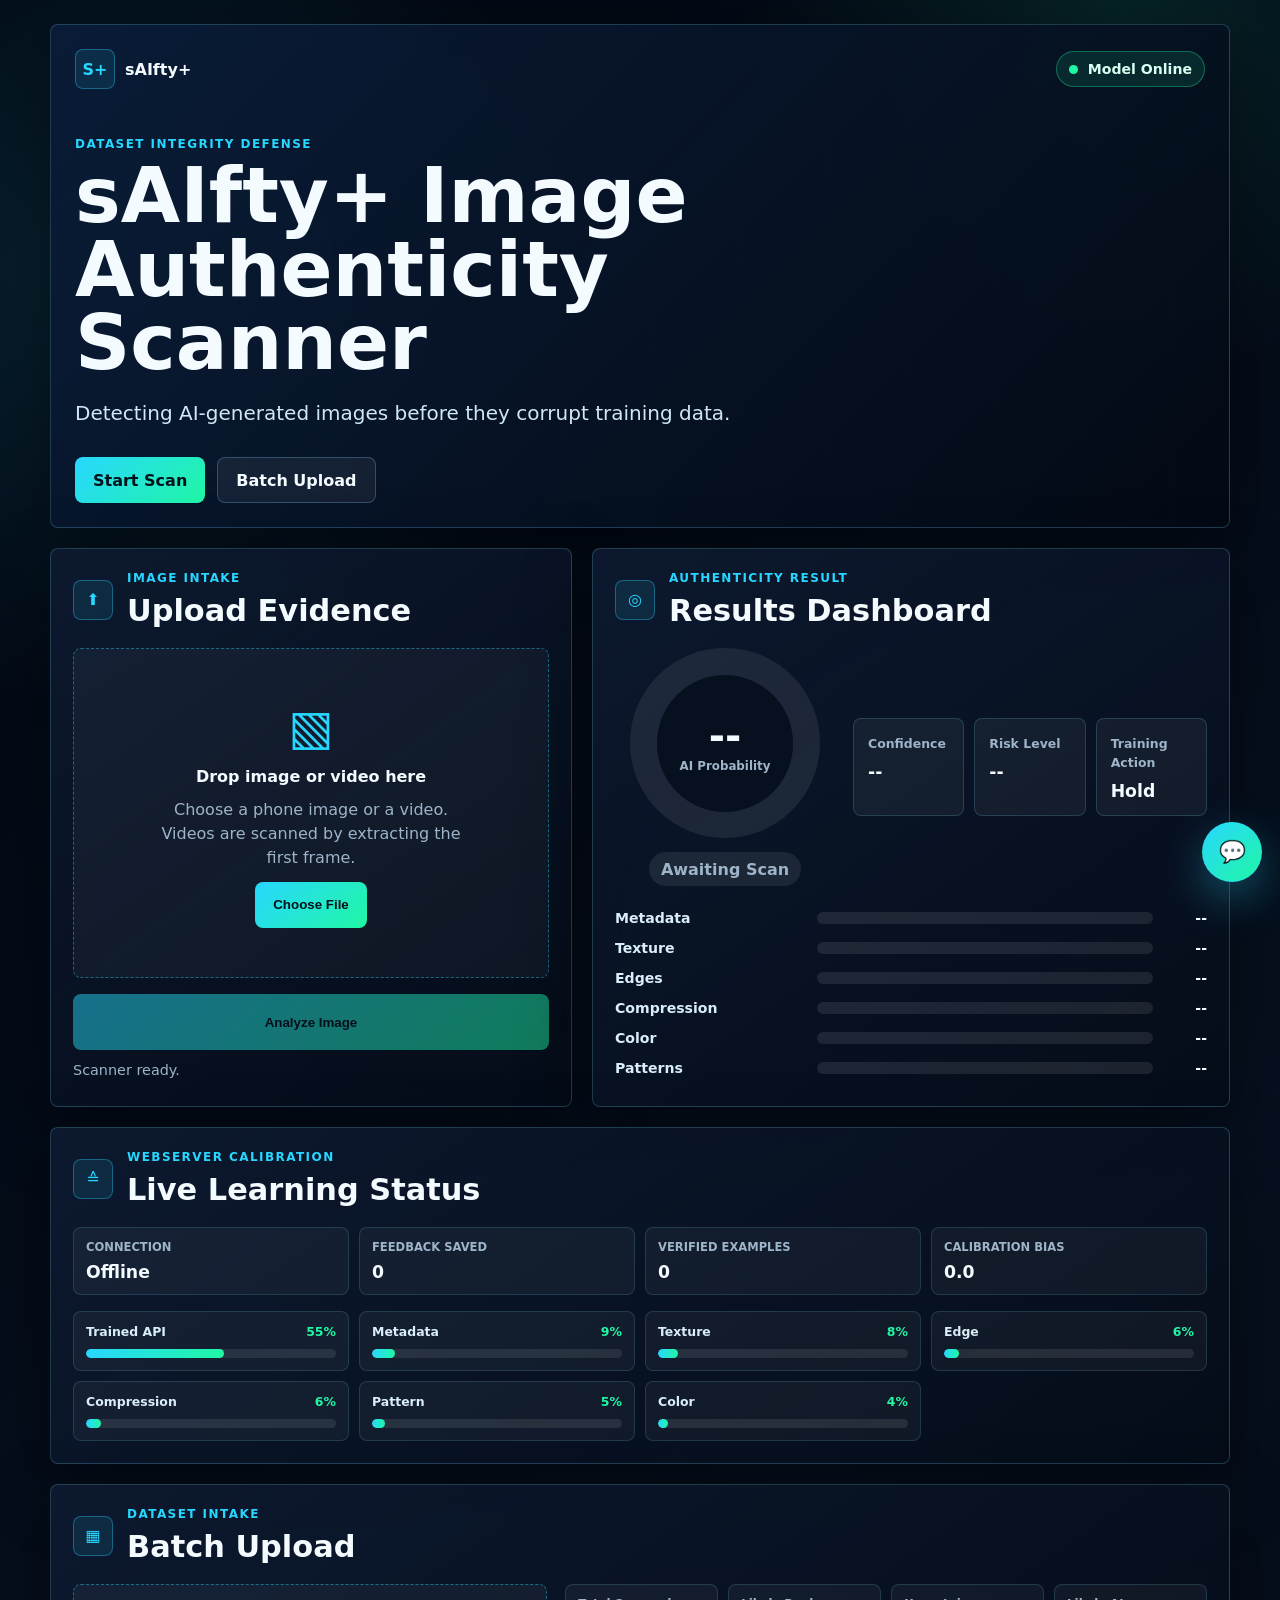
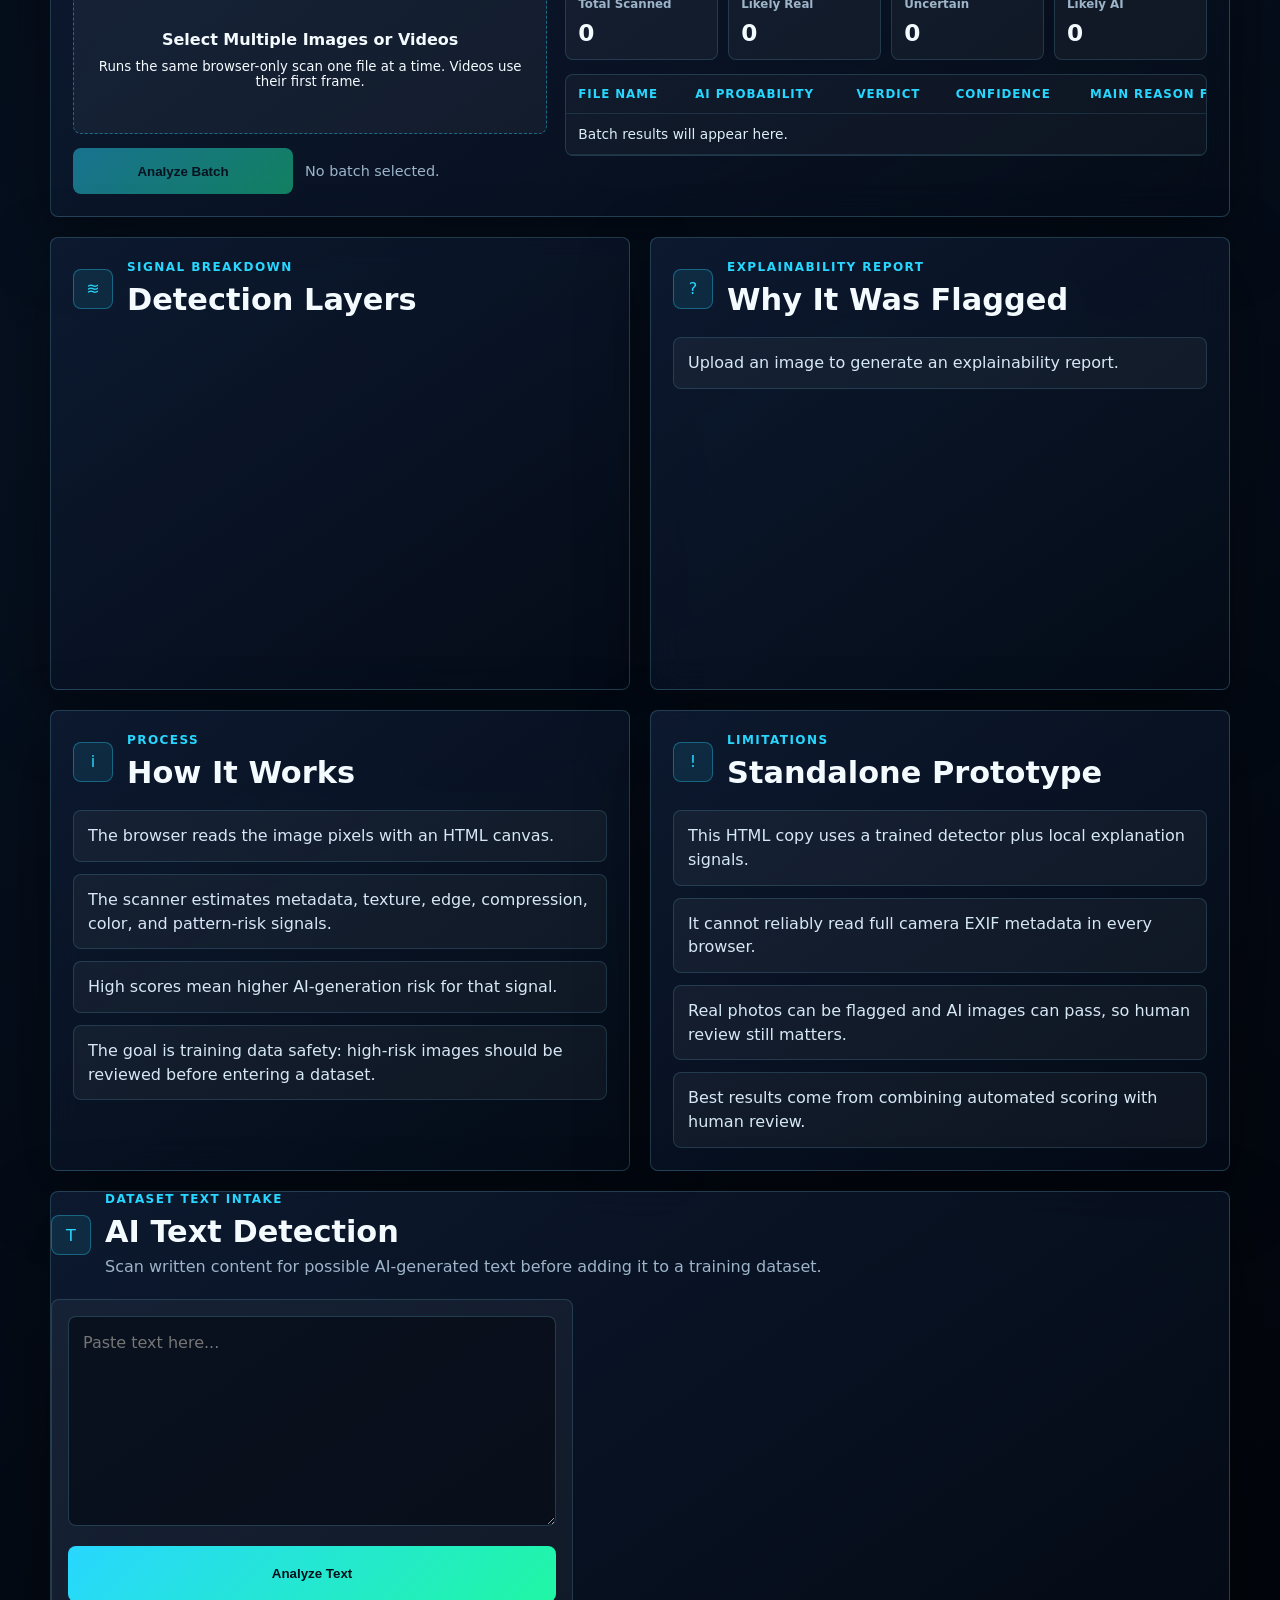
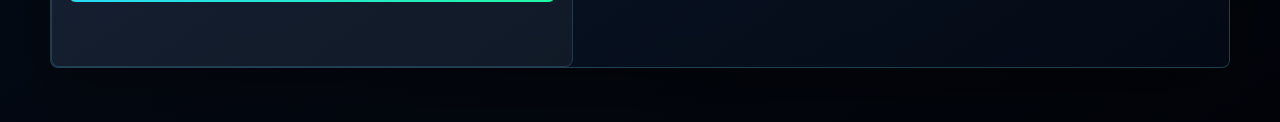
<file: judges-package/saifty-standalone.html>
<!DOCTYPE html>
<html lang="en">
<head>
    <!--
        sAIfty+ Image Authenticity Scanner HTML demo.

        AI assistance disclosure for judges:
        This single-file version was assembled with human direction and AI
        assistance. The difficult implementation sections, including the
        futuristic dashboard styling, Sightengine API request code, local
        browser-based scoring fallback, chart rendering, batch workflow, and
        rule-based chatbot logic, were partially AI-generated and then adjusted
        for this project. Smaller layout sections and explanatory text were also
        partially AI-assisted but mostly human made.

        Important limitation:
        This file calls the Sightengine API directly from the browser and has
        demo API credentials embedded.
    -->
    <meta charset="UTF-8">
    <meta name="viewport" content="width=device-width, initial-scale=1.0">
    <title>sAIfty+ Image Authenticity Scanner</title>
    <style>
        /*
            Partially AI-assisted:
            The visual system below creates the dark sAIfty+ cybersecurity
            dashboard look. The glassmorphism panels, responsive layout,
            hover states, gauge styling, and mobile refinements were assisted
            by AI because they are presentation-heavy and easy to get messy.
        */
        :root {
            --bg: #020711;
            --panel: rgba(9, 20, 39, 0.76);
            --stroke: rgba(125, 224, 255, 0.22);
            --text: #f4fbff;
            --muted: #9db4c9;
            --cyan: #28d7ff;
            --green: #20f7a4;
            --yellow: #ffd166;
            --red: #ff4d6d;
            --blue: #4788ff;
        }

        * { box-sizing: border-box; }

        body {
            margin: 0;
            min-height: 100vh;
            color: var(--text);
            font-family: Inter, system-ui, -apple-system, BlinkMacSystemFont, "Segoe UI", sans-serif;
            background:
                radial-gradient(circle at 10% 8%, rgba(40, 215, 255, 0.13), transparent 28rem),
                radial-gradient(circle at 88% 0%, rgba(32, 247, 164, 0.1), transparent 24rem),
                linear-gradient(145deg, #020711 0%, #06101f 48%, #02040a 100%);
        }

        .shell {
            width: min(1180px, calc(100% - 28px));
            margin: 0 auto;
            padding: 24px 0 54px;
        }

        .panel {
            border: 1px solid var(--stroke);
            border-radius: 8px;
            background: linear-gradient(145deg, rgba(14, 27, 50, 0.88), rgba(5, 12, 24, 0.76));
            box-shadow: 0 24px 70px rgba(0, 0, 0, 0.42);
            backdrop-filter: blur(18px);
        }

        /* Main dashboard header styled to match the hosted version. */
        .hero {
            min-height: 420px;
            padding: 24px;
            overflow: hidden;
            background:
                linear-gradient(135deg, rgba(10, 28, 56, 0.94), rgba(4, 10, 20, 0.86)),
                repeating-linear-gradient(90deg, rgba(40, 215, 255, 0.06) 0 1px, transparent 1px 86px);
        }

        .topbar, .status, .section-heading, .hero-actions, .score-row, .preview-overlay {
            display: flex;
            align-items: center;
        }

        .topbar {
            justify-content: space-between;
            gap: 14px;
            margin-bottom: 48px;
        }

        .brand {
            display: inline-flex;
            align-items: center;
            gap: 10px;
            font-weight: 900;
            letter-spacing: 0;
        }

        .brand-mark, .icon-pill {
            display: grid;
            width: 40px;
            height: 40px;
            place-items: center;
            border: 1px solid rgba(40, 215, 255, 0.35);
            border-radius: 8px;
            color: var(--cyan);
            background: rgba(40, 215, 255, 0.1);
        }

        .status {
            gap: 10px;
            min-height: 36px;
            padding: 0 12px;
            border: 1px solid rgba(32, 247, 164, 0.34);
            border-radius: 999px;
            color: #d9fff2;
            background: rgba(32, 247, 164, 0.1);
            font-size: 0.88rem;
            font-weight: 800;
        }

        .pulse {
            width: 9px;
            height: 9px;
            border-radius: 50%;
            background: var(--green);
            box-shadow: 0 0 0 rgba(32, 247, 164, 0.7);
            animation: pulse 1.7s infinite;
        }

        .eyebrow {
            margin: 0 0 8px;
            color: var(--cyan);
            font-size: 0.75rem;
            font-weight: 900;
            letter-spacing: 0.12em;
            text-transform: uppercase;
        }

        h1, h2, h3 {
            margin: 0;
            letter-spacing: 0;
        }

        h1 {
            max-width: 840px;
            font-size: clamp(2.4rem, 6vw, 5rem);
            line-height: 0.96;
        }

        h2 { font-size: clamp(1.28rem, 3vw, 1.9rem); }
        h3 { font-size: 1rem; }

        .hero-copy {
            max-width: 720px;
            margin: 18px 0 0;
            color: #cfe7f6;
            font-size: clamp(1rem, 2.4vw, 1.25rem);
            line-height: 1.55;
        }

        .hero-actions {
            flex-wrap: wrap;
            gap: 12px;
            margin-top: 28px;
        }

        .button, .ghost-button {
            display: inline-flex;
            align-items: center;
            justify-content: center;
            gap: 10px;
            min-height: 46px;
            padding: 0 18px;
            border-radius: 8px;
            border: 0;
            cursor: pointer;
            color: #00111a;
            background: linear-gradient(135deg, var(--cyan), var(--green));
            font-weight: 900;
            text-decoration: none;
            transition: transform 180ms ease, box-shadow 180ms ease;
        }

        .ghost-button {
            color: var(--text);
            border: 1px solid rgba(125, 224, 255, 0.25);
            background: rgba(255, 255, 255, 0.06);
        }

        .button:hover, .ghost-button:hover {
            transform: translateY(-2px);
            box-shadow: 0 18px 42px rgba(40, 215, 255, 0.2);
        }

        .grid, .insight-grid, .info-grid {
            display: grid;
            gap: 20px;
            margin-top: 20px;
        }

        .grid { grid-template-columns: minmax(300px, 0.9fr) minmax(320px, 1.1fr); }
        .insight-grid, .info-grid { grid-template-columns: repeat(2, minmax(0, 1fr)); }

        .upload-panel, .results-panel, .chart-panel, .explain-panel, .batch-panel, .learning-panel, .info-grid .panel {
            padding: 22px;
        }

        .section-heading {
            gap: 14px;
            margin-bottom: 20px;
        }

        /* Partially AI-assisted: drag-and-drop upload box and phone-friendly image intake. */
        .drop-zone {
            position: relative;
            display: grid;
            min-height: 330px;
            place-items: center;
            border: 1px dashed rgba(40, 215, 255, 0.42);
            border-radius: 8px;
            background: rgba(255, 255, 255, 0.04);
            overflow: hidden;
            cursor: pointer;
        }

        .drop-zone.dragging {
            border-color: var(--green);
            background: rgba(32, 247, 164, 0.08);
        }

        .upload-empty {
            display: grid;
            gap: 12px;
            justify-items: center;
            padding: 28px;
            text-align: center;
        }

        .upload-empty .big {
            color: var(--cyan);
            font-size: 3rem;
        }

        .upload-empty p {
            max-width: 310px;
            margin: 0;
            color: var(--muted);
            line-height: 1.5;
        }

        .preview {
            position: absolute;
            inset: 0;
        }

        .preview img,
        .preview video {
            width: 100%;
            height: 100%;
            object-fit: cover;
        }

        .preview-overlay {
            position: absolute;
            right: 12px;
            bottom: 12px;
            left: 12px;
            justify-content: space-between;
            gap: 12px;
            padding: 12px;
            border: 1px solid rgba(255, 255, 255, 0.16);
            border-radius: 8px;
            background: rgba(2, 7, 17, 0.78);
            backdrop-filter: blur(12px);
        }

        .preview-overlay span {
            overflow: hidden;
            font-weight: 800;
            text-overflow: ellipsis;
            white-space: nowrap;
        }

        .analyze {
            width: 100%;
            margin-top: 16px;
            min-height: 56px;
        }

        .button:disabled {
            cursor: not-allowed;
            opacity: 0.48;
            transform: none;
        }

        .message {
            min-height: 22px;
            margin-top: 12px;
            color: var(--muted);
            font-size: 0.9rem;
        }


        .result-layout {
            display: grid;
            grid-template-columns: 220px 1fr;
            gap: 18px;
            align-items: center;
        }

        .gauge-card {
            display: grid;
            justify-items: center;
            gap: 14px;
        }

        /* Majority AI-generated and assisted: circular probability gauge driven by JavaScript CSS variables. */
        .gauge {
            display: grid;
            width: 190px;
            aspect-ratio: 1;
            place-items: center;
            border-radius: 50%;
            background: conic-gradient(var(--gauge-color, var(--green)) calc(var(--score, 0) * 1%), rgba(255, 255, 255, 0.08) 0);
        }

        .gauge-inner {
            display: grid;
            width: 72%;
            aspect-ratio: 1;
            place-items: center;
            align-content: center;
            border-radius: 50%;
            background: #07101e;
        }

        .gauge-inner span {
            font-size: 2.45rem;
            font-weight: 900;
        }

        .gauge-inner small {
            color: var(--muted);
            font-size: 0.74rem;
            font-weight: 800;
        }

        .badge, .batch-verdict {
            display: inline-flex;
            min-height: 34px;
            align-items: center;
            justify-content: center;
            padding: 0 12px;
            border-radius: 999px;
            font-weight: 900;
        }

        .real { color: #061d14; background: var(--green); }
        .uncertain { color: #211700; background: var(--yellow); }
        .ai { color: #25030a; background: var(--red); }
        .neutral { color: var(--muted); background: rgba(255, 255, 255, 0.08); }

        .summary {
            display: grid;
            grid-template-columns: repeat(3, minmax(0, 1fr));
            gap: 10px;
        }

        .tile {
            min-height: 94px;
            padding: 14px;
            border: 1px solid rgba(125, 224, 255, 0.18);
            border-radius: 8px;
            background: rgba(255, 255, 255, 0.05);
        }

        .tile span {
            color: var(--muted);
            font-size: 0.78rem;
            font-weight: 800;
        }

        .tile strong {
            display: block;
            margin-top: 10px;
            font-size: 1.08rem;
        }

        .score-bars {
            display: grid;
            gap: 14px;
            margin-top: 24px;
        }

        .score-row {
            display: grid;
            grid-template-columns: minmax(145px, 190px) 1fr 42px;
            gap: 12px;
        }

        .score-row span {
            color: #d9eef8;
            font-size: 0.88rem;
            font-weight: 800;
        }

        .bar-track {
            height: 12px;
            border-radius: 999px;
            background: rgba(255, 255, 255, 0.09);
            overflow: hidden;
        }

        .bar-fill {
            width: 0;
            height: 100%;
            border-radius: inherit;
            background: linear-gradient(90deg, var(--green), var(--cyan));
            transition: width 700ms ease;
        }

        .score-row strong {
            font-size: 0.88rem;
            text-align: right;
        }

        .feedback-panel {
            margin-top: 24px;
            padding: 16px;
            border: 1px solid rgba(125, 224, 255, 0.18);
            border-radius: 8px;
            background: rgba(255, 255, 255, 0.045);
        }

        .feedback-panel .section-heading {
            margin-bottom: 14px;
        }

        .feedback-actions {
            display: grid;
            grid-template-columns: repeat(4, minmax(0, 1fr));
            gap: 10px;
        }

        .feedback-actions button {
            min-height: 42px;
            padding: 0 10px;
            border: 1px solid rgba(125, 224, 255, 0.22);
            border-radius: 8px;
            color: #dff6ff;
            background: rgba(255, 255, 255, 0.06);
            cursor: pointer;
            font-size: 0.82rem;
            font-weight: 900;
        }

        .feedback-actions button:hover:not(:disabled) {
            border-color: rgba(40, 215, 255, 0.58);
            background: rgba(40, 215, 255, 0.11);
        }

        .feedback-actions button:disabled {
            cursor: wait;
            opacity: 0.55;
        }

        .feedback-message {
            min-height: 22px;
            margin: 12px 0 0;
            color: #bdfce5;
            font-size: 0.9rem;
            font-weight: 800;
        }

        .feedback-message.error {
            color: #ffb1bf;
        }

        .learning-panel {
            margin-top: 20px;
        }

        .learning-summary {
            display: grid;
            grid-template-columns: repeat(4, minmax(0, 1fr));
            gap: 10px;
            margin-bottom: 16px;
        }

        .learning-summary div, .weight-row {
            padding: 12px;
            border: 1px solid rgba(125, 224, 255, 0.16);
            border-radius: 8px;
            background: rgba(255, 255, 255, 0.045);
        }

        .learning-summary span {
            display: block;
            color: var(--muted);
            font-size: 0.72rem;
            font-weight: 900;
            text-transform: uppercase;
        }

        .learning-summary strong {
            display: block;
            margin-top: 8px;
            font-size: 1.08rem;
        }

        .learning-weights {
            display: grid;
            grid-template-columns: repeat(4, minmax(0, 1fr));
            gap: 10px;
        }

        .learning-weights p {
            grid-column: 1 / -1;
            margin: 0;
            color: var(--muted);
        }

        .weight-row span {
            display: flex;
            justify-content: space-between;
            gap: 8px;
            color: #d9eef8;
            font-size: 0.78rem;
            font-weight: 900;
	    text-transform: capitalize;
        }

        .weight-row em {
            color: var(--green);
            font-style: normal;
        }

        .weight-track {
            height: 9px;
            margin-top: 10px;
            overflow: hidden;
            border-radius: 999px;
            background: rgba(255, 255, 255, 0.09);
        }

        .weight-fill {
            height: 100%;
            border-radius: inherit;
            background: linear-gradient(90deg, var(--cyan), var(--green));
        }

        .text-detection-panel {
            margin-top: 20px;
        }

        .section-subtitle {
            max-width: 720px;
            margin: 6px 0 0;
            color: var(--muted);
            line-height: 1.5;
        }

        .text-detection-layout {
            display: grid;
            grid-template-columns: minmax(280px, 0.9fr) minmax(320px, 1.1fr);
            gap: 18px;
        }

        .text-input-card, .text-result-card {
            min-width: 0;
            padding: 16px;
            border: 1px solid rgba(125, 224, 255, 0.16);
            border-radius: 8px;
            background: rgba(255, 255, 255, 0.045);
        }

        .text-input-card textarea {
            width: 100%;
            min-height: 210px;
            resize: vertical;
            border: 1px solid rgba(125, 224, 255, 0.22);
            border-radius: 8px;
            color: var(--text);
            background: rgba(2, 7, 17, 0.58);
            padding: 14px;
            font: inherit;
            line-height: 1.5;
            outline: none;
        }

        .text-input-card textarea:focus {
            border-color: var(--cyan);
            box-shadow: 0 0 0 3px rgba(40, 215, 255, 0.12);
        }

        .text-probability-row, .text-risk-line {
            display: flex;
            align-items: center;
            justify-content: space-between;
            gap: 14px;
        }

        .text-probability-row {
            margin-bottom: 14px;
        }

        .text-probability-row span, .text-risk-line span {
            display: block;
            color: var(--muted);
            font-size: 0.78rem;
            font-weight: 900;
            text-transform: uppercase;
        }

        .text-probability-row strong {
            display: block;
            margin-top: 8px;
            font-size: 2rem;
        }

        .text-risk-track {
            height: 14px;
            margin-bottom: 14px;
        }

        .text-risk-line {
            margin-bottom: 14px;
        }

        .chart-wrap {
            display: grid;
            gap: 10px;
            min-height: 330px;
            align-content: center;
        }

        .chart-row {
            display: grid;
            grid-template-columns: minmax(112px, 150px) 1fr 44px;
            gap: 10px;
            align-items: center;
        }

        .chart-row span {
            color: #d9eef8;
            font-size: 0.84rem;
            font-weight: 800;
        }

        .chart-row strong {
            text-align: right;
        }

        .explain-list, .feature-list, .file-list {
            display: grid;
            gap: 12px;
            margin: 0;
            padding: 0;
            list-style: none;
        }

        .explain-list li, .feature-list li, .file-list li {
            padding: 13px 14px;
            border: 1px solid rgba(125, 224, 255, 0.16);
            border-radius: 8px;
            color: #d6e8f5;
            background: rgba(255, 255, 255, 0.045);
            line-height: 1.48;
        }

        /* Partially AI-generated and some taken from previous feature: batch upload/results section for scanning many files. */
        .batch-panel { margin-top: 20px; }

        .batch-layout {
            display: grid;
            grid-template-columns: minmax(280px, 0.85fr) minmax(360px, 1.15fr);
            gap: 18px;
        }

        .batch-picker {
            display: grid;
            min-height: 150px;
            place-items: center;
            align-content: center;
            gap: 10px;
            padding: 20px;
            border: 1px dashed rgba(40, 215, 255, 0.42);
            border-radius: 8px;
            background: rgba(255, 255, 255, 0.045);
            cursor: pointer;
            text-align: center;
        }

        .batch-actions {
            display: grid;
            grid-template-columns: minmax(160px, 220px) 1fr;
            gap: 12px;
            align-items: center;
            margin-top: 14px;
        }

        .batch-progress {
            color: var(--muted);
            font-size: 0.9rem;
        }

        .batch-summary {
            display: grid;
            grid-template-columns: repeat(4, minmax(0, 1fr));
            gap: 10px;
            margin-bottom: 14px;
        }

        .batch-summary div {
            min-height: 76px;
            padding: 12px;
            border: 1px solid rgba(125, 224, 255, 0.16);
            border-radius: 8px;
            background: rgba(255, 255, 255, 0.045);
        }

        .batch-summary span {
            display: block;
            color: var(--muted);
            font-size: 0.74rem;
            font-weight: 900;
        }

        .batch-summary strong {
            display: block;
            margin-top: 8px;
            font-size: 1.45rem;
        }

        .table-wrap {
            overflow-x: auto;
            border: 1px solid rgba(125, 224, 255, 0.16);
            border-radius: 8px;
            background: rgba(255, 255, 255, 0.035);
        }

        table {
            width: 100%;
            min-width: 740px;
            border-collapse: collapse;
        }

        th, td {
            padding: 12px;
            border-bottom: 1px solid rgba(125, 224, 255, 0.12);
            color: #dbeef8;
            font-size: 0.86rem;
            text-align: left;
            vertical-align: top;
        }

        th {
            color: var(--cyan);
            font-size: 0.74rem;
            font-weight: 900;
            letter-spacing: 0.08em;
            text-transform: uppercase;
        }

        /* Majority AI-generated: floating chatbot widget and responsive behavior. */
        .chat-widget {
            position: fixed;
            right: 18px;
            bottom: 18px;
            z-index: 20;
        }

        .chat-toggle {
            display: grid;
            width: 60px;
            height: 60px;
            place-items: center;
            border: 1px solid rgba(40, 215, 255, 0.46);
            border-radius: 50%;
            color: #00111a;
            background: linear-gradient(135deg, var(--cyan), var(--green));
            box-shadow: 0 16px 44px rgba(40, 215, 255, 0.34);
            cursor: pointer;
            font-size: 1.35rem;
        }

        .chat-window {
            position: absolute;
            right: 0;
            bottom: 76px;
            display: none;
            width: min(380px, calc(100vw - 28px));
            max-height: min(660px, calc(100vh - 116px));
            grid-template-rows: auto minmax(180px, 1fr) auto auto;
            border: 1px solid rgba(125, 224, 255, 0.24);
            border-radius: 8px;
            background: linear-gradient(145deg, rgba(14, 27, 50, 0.96), rgba(5, 12, 24, 0.92));
            box-shadow: 0 28px 90px rgba(0, 0, 0, 0.52);
            overflow: hidden;
        }

        .chat-window.open { display: grid; }

        .chat-header {
            display: flex;
            justify-content: space-between;
            gap: 14px;
            padding: 16px;
            border-bottom: 1px solid rgba(125, 224, 255, 0.16);
        }

        .chat-close {
            min-height: 36px;
            padding: 0 12px;
            border: 1px solid rgba(125, 224, 255, 0.2);
            border-radius: 8px;
            color: var(--text);
            background: rgba(255, 255, 255, 0.06);
            cursor: pointer;
            font-weight: 800;
        }

        .chat-messages {
            display: grid;
            align-content: start;
            gap: 10px;
            padding: 16px;
            overflow-y: auto;
        }

        .chat-message {
            max-width: 84%;
            padding: 11px 12px;
            border: 1px solid rgba(125, 224, 255, 0.16);
            border-radius: 8px;
            color: #dff6ff;
            background: rgba(40, 215, 255, 0.09);
            line-height: 1.45;
            font-size: 0.92rem;
        }

        .chat-message.user {
            justify-self: end;
            border-color: rgba(32, 247, 164, 0.24);
            background: rgba(32, 247, 164, 0.1);
        }

        .quick-questions {
            display: flex;
            flex-wrap: wrap;
            gap: 8px;
            padding: 0 16px 14px;
        }

        .quick-questions button {
            min-height: 34px;
            padding: 0 10px;
            border: 1px solid rgba(125, 224, 255, 0.2);
            border-radius: 999px;
            color: #dff6ff;
            background: rgba(255, 255, 255, 0.055);
            cursor: pointer;
            font-size: 0.78rem;
            font-weight: 800;
        }

        .chat-form {
            display: grid;
            grid-template-columns: 1fr 44px;
            gap: 8px;
            padding: 14px;
            border-top: 1px solid rgba(125, 224, 255, 0.16);
        }

        .chat-form input {
            min-width: 0;
            min-height: 44px;
            border: 1px solid rgba(125, 224, 255, 0.22);
            border-radius: 8px;
            color: var(--text);
            background: rgba(255, 255, 255, 0.06);
            padding: 0 12px;
        }

        .chat-form button {
            border: 0;
            border-radius: 8px;
            color: #00111a;
            background: linear-gradient(135deg, var(--cyan), var(--green));
            cursor: pointer;
        }

        @keyframes pulse {
            70% { box-shadow: 0 0 0 11px rgba(32, 247, 164, 0); }
            100% { box-shadow: 0 0 0 0 rgba(32, 247, 164, 0); }
        }

        @media (max-width: 920px) {
            .grid, .insight-grid, .info-grid, .batch-layout, .text-detection-layout {
                grid-template-columns: 1fr;
            }
            .result-layout {
                grid-template-columns: 1fr;
            }
            .summary, .batch-summary, .feedback-actions, .learning-summary, .learning-weights {
                grid-template-columns: repeat(2, minmax(0, 1fr));
            }
        }

        @media (max-width: 640px) {
            .shell { width: min(100% - 20px, 1180px); padding-top: 10px; }
            .hero, .upload-panel, .results-panel, .chart-panel, .explain-panel, .batch-panel, .learning-panel, .text-detection-panel, .info-grid .panel {
                padding: 16px;
            }
            .topbar { align-items: flex-start; flex-direction: column; }
            .score-row { grid-template-columns: 1fr 40px; }
            .score-row .bar-track { grid-column: 1 / -1; grid-row: 2; }
            .batch-actions { grid-template-columns: 1fr; }
            .feedback-actions, .learning-summary, .learning-weights { grid-template-columns: 1fr; }
            .text-probability-row, .text-risk-line { align-items: flex-start; flex-direction: column; }
            .chat-widget { right: 10px; bottom: 10px; }
            .chat-window { width: calc(100vw - 20px); max-height: calc(100vh - 96px); }
        }
    </style>
</head>
<body>
    <main class="shell">
        <!--
            Partially AI-assisted:
            Header content and navigation mirror
        -->
        <header class="hero panel">
            <nav class="topbar">
                <div class="brand"><span class="brand-mark">S+</span><span>sAIfty+</span></div>
                <div class="status"><span class="pulse"></span> Model Online</div>
            </nav>
            <p class="eyebrow">Dataset Integrity Defense</p>
            <h1>sAIfty+ Image Authenticity Scanner</h1>
            <p class="hero-copy">Detecting AI-generated images before they corrupt training data.</p>
            <div class="hero-actions">
                <a class="button" href="#scanner">Start Scan</a>
                <a class="ghost-button" href="#batch">Batch Upload</a>
            </div>
        </header>

        <!--
            Partially AI-assisted:
            Single-image scanner markup. The IDs are used by the JavaScript
            below to preview the file, run analysis, and update the dashboard.
        -->
        <section id="scanner" class="grid">
            <article class="panel upload-panel">
                <div class="section-heading">
                    <span class="icon-pill">⬆</span>
                    <div>
                        <p class="eyebrow">Image Intake</p>
                        <h2>Upload Evidence</h2>
                    </div>
                </div>

                <div id="dropZone" class="drop-zone" tabindex="0">
                    <input id="imageInput" type="file" accept="image/*,video/*,.jpg,.jpeg,.png,.webp,.heic,.heif,.avif,.gif,.tif,.tiff,.bmp,.mp4,.mov,.m4v,.webm,.avi,.mkv" hidden>
                    <div id="emptyUpload" class="upload-empty">
                        <div class="big">▧</div>
                        <h3>Drop image or video here</h3>
                        <p>Choose a phone image or a video. Videos are scanned by extracting the first frame.</p>
                        <button id="chooseButton" class="button" type="button">Choose File</button>
                    </div>
                    <div id="preview" class="preview" hidden>
                        <img id="imagePreview" alt="Uploaded preview">
                        <video id="videoPreview" muted playsinline controls hidden></video>
                        <div class="preview-overlay">
                            <span id="fileName">File ready</span>
                            <button id="replaceButton" class="ghost-button" type="button">Replace</button>
                        </div>
                    </div>
                </div>

                <button id="analyzeButton" class="button analyze" type="button" disabled>Analyze Image</button>
                <div id="message" class="message" role="status">Scanner ready.</div>
            </article>

            <article class="panel results-panel">
                <div class="section-heading">
                    <span class="icon-pill">◎</span>
                    <div>
                        <p class="eyebrow">Authenticity Result</p>
                        <h2>Results Dashboard</h2>
                    </div>
                </div>

                <div class="result-layout">
                    <div class="gauge-card">
                        <div id="gauge" class="gauge" style="--score:0;--gauge-color:var(--green);">
                            <div class="gauge-inner"><span id="probabilityValue">--</span><small>AI Probability</small></div>
                        </div>
                        <div id="verdictBadge" class="badge neutral">Awaiting Scan</div>
                    </div>
                    <div class="summary">
                        <div class="tile"><span>Confidence</span><strong id="confidenceValue">--</strong></div>
                        <div class="tile"><span>Risk Level</span><strong id="riskValue">--</strong></div>
                        <div class="tile"><span>Training Action</span><strong id="datasetAction">Hold</strong></div>
                    </div>
                </div>

                <div class="score-bars">
                    <div class="score-row"><span>Metadata</span><div class="bar-track"><div id="metadataBar" class="bar-fill"></div></div><strong id="metadataScore">--</strong></div>
                    <div class="score-row"><span>Texture</span><div class="bar-track"><div id="textureBar" class="bar-fill"></div></div><strong id="textureScore">--</strong></div>
                    <div class="score-row"><span>Edges</span><div class="bar-track"><div id="edgeBar" class="bar-fill"></div></div><strong id="edgeScore">--</strong></div>
                    <div class="score-row"><span>Compression</span><div class="bar-track"><div id="compressionBar" class="bar-fill"></div></div><strong id="compressionScore">--</strong></div>
                    <div class="score-row"><span>Color</span><div class="bar-track"><div id="colorBar" class="bar-fill"></div></div><strong id="colorScore">--</strong></div>
                    <div class="score-row"><span>Patterns</span><div class="bar-track"><div id="patternBar" class="bar-fill"></div></div><strong id="patternScore">--</strong></div>
                </div>

                <section id="feedbackPanel" class="feedback-panel" hidden>
                    <div class="section-heading">
                        <span class="icon-pill">✓</span>
                        <div>
                            <p class="eyebrow">Remote Learning</p>
                            <h3>Was this prediction correct?</h3>
                        </div>
                    </div>
                    <div class="feedback-actions">
                        <button type="button" data-feedback="correct">Correct</button>
                        <button type="button" data-feedback="wrong_real">Wrong, this was real</button>
                        <button type="button" data-feedback="wrong_ai">Wrong, this was AI-generated</button>
                        <button type="button" data-feedback="unsure">Unsure</button>
                    </div>
                    <p id="feedbackMessage" class="feedback-message" aria-live="polite"></p>
                </section>
            </article>
        </section>

        <section class="panel learning-panel">
            <div class="section-heading">
                <span class="icon-pill">≙</span>
                <div>
                    <p class="eyebrow">Webserver Calibration</p>
                    <h2>Live Learning Status</h2>
                </div>
            </div>
            <div class="learning-summary">
                <div><span>Connection</span><strong id="learningConnection">Checking</strong></div>
                <div><span>Feedback Saved</span><strong id="feedbackCount">0</strong></div>
                <div><span>Verified Examples</span><strong id="verifiedExamplesCount">0</strong></div>
                <div><span>Calibration Bias</span><strong id="calibrationBias">0.0</strong></div>
            </div>
            <div id="learningWeights" class="learning-weights">
                <p>Loading weights from the webserver...</p>
            </div>
        </section>

        <!--
            Majority AI-generated:
            Batch Upload lets you scan several images without a backend by
            looping through files one at a time in the browser.
        -->
        <section id="batch" class="panel batch-panel">
            <div class="section-heading">
                <span class="icon-pill">▦</span>
                <div>
                    <p class="eyebrow">Dataset Intake</p>
                    <h2>Batch Upload</h2>
                </div>
            </div>
            <div class="batch-layout">
                <div>
                    <label class="batch-picker" for="batchInput">
                        <strong>Select Multiple Images or Videos</strong>
                        <small>Runs the same browser-only scan one file at a time. Videos use their first frame.</small>
                    </label>
                    <input id="batchInput" type="file" multiple accept="image/*,video/*,.jpg,.jpeg,.png,.webp,.heic,.heif,.avif,.gif,.tif,.tiff,.bmp,.mp4,.mov,.m4v,.webm,.avi,.mkv" hidden>
                    <div class="batch-actions">
                        <button id="analyzeBatchButton" class="button" type="button" disabled>Analyze Batch</button>
                        <span id="batchProgress" class="batch-progress">No batch selected.</span>
                    </div>
                    <ul id="batchFileList" class="file-list"></ul>
                </div>
                <div>
                    <div class="batch-summary">
                        <div><span>Total Scanned</span><strong id="batchTotal">0</strong></div>
                        <div><span>Likely Real</span><strong id="batchReal">0</strong></div>
                        <div><span>Uncertain</span><strong id="batchUncertain">0</strong></div>
                        <div><span>Likely AI</span><strong id="batchAi">0</strong></div>
                    </div>
                    <div class="table-wrap">
                        <table>
                            <thead><tr><th>File name</th><th>AI probability</th><th>Verdict</th><th>Confidence</th><th>Main reason flagged</th></tr></thead>
                            <tbody id="batchResults"><tr><td colspan="5">Batch results will appear here.</td></tr></tbody>
                        </table>
                    </div>
                </div>
            </div>
        </section>

        <!--
            Majority AI-generated:
            These reporting panels are updated dynamically after each scan.
            They make the detector explainable instead of only showing a score.
        -->
        <section class="insight-grid">
            <article class="panel chart-panel">
                <div class="section-heading">
                    <span class="icon-pill">≋</span>
                    <div>
                        <p class="eyebrow">Signal Breakdown</p>
                        <h2>Detection Layers</h2>
                    </div>
                </div>
                <div id="chart" class="chart-wrap"></div>
            </article>

            <article class="panel explain-panel">
                <div class="section-heading">
                    <span class="icon-pill">?</span>
                    <div>
                        <p class="eyebrow">Explainability Report</p>
                        <h2>Why It Was Flagged</h2>
                    </div>
                </div>
                <ul id="explanations" class="explain-list">
                    <li>Upload an image to generate an explainability report.</li>
                </ul>
            </article>
        </section>

        <!--
            Partially AI-assisted:
            Presentation sections explain the AI-inbreeding problem and the
            limitations you should understand before trusting the result.
        -->
        <section class="info-grid">
            <article class="panel">
                <div class="section-heading"><span class="icon-pill">i</span><div><p class="eyebrow">Process</p><h2>How It Works</h2></div></div>
                <ul class="feature-list">
                    <li>The browser reads the image pixels with an HTML canvas.</li>
                    <li>The scanner estimates metadata, texture, edge, compression, color, and pattern-risk signals.</li>
                    <li>High scores mean higher AI-generation risk for that signal.</li>
                    <li>The goal is training data safety: high-risk images should be reviewed before entering a dataset.</li>
                </ul>
            </article>
            <article class="panel">
                <div class="section-heading"><span class="icon-pill">!</span><div><p class="eyebrow">Limitations</p><h2>Standalone Prototype</h2></div></div>
                <ul class="feature-list">
                    <li>This HTML copy uses a trained detector plus local explanation signals.</li>
                    <li>It cannot reliably read full camera EXIF metadata in every browser.</li>
                    <li>Real photos can be flagged and AI images can pass, so human review still matters.</li>
                    <li>Best results come from combining automated scoring with human review.</li>
                </ul>
            </article>
        </section>

        <section id="text-detection" class="panel text-detection-panel">
            <div class="section-heading">
                <span class="icon-pill">T</span>
                <div>
                    <p class="eyebrow">Dataset Text Intake</p>
                    <h2>AI Text Detection</h2>
                    <p class="section-subtitle">Scan written content for possible AI-generated text before adding it to a training dataset.</p>
                </div>
            </div>
            <div class="text-detection-layout">
                <div class="text-input-card">
                    <textarea id="textDetectionInput" placeholder="Paste text here..." aria-label="Paste text for AI detection"></textarea>
                    <button id="analyzeTextButton" class="button analyze" type="button">Analyze Text</button>
                    <p id="textDetectionMessage" class="message" role="status" aria-live="polite"></p>
                </div>
                <div id="textResultCard" class="text-result-card" hidden>
                    <div class="text-probability-row">
                        <div>
                            <span>AI Text Probability</span>
                            <strong id="textProbabilityValue">--</strong>
                        </div>
                        <div id="textVerdictBadge" class="badge neutral">Awaiting Text</div>
                    </div>
                    <div class="bar-track text-risk-track"><div id="textProbabilityBar" class="bar-fill"></div></div>
                    <div class="text-risk-line">
                        <span>Risk Level</span>
                        <strong id="textRiskValue">--</strong>
                    </div>
                    <ul id="textExplanationList" class="explain-list">
                        <li>Paste text to generate a report.</li>
                    </ul>
                </div>
            </div>
        </section>

        <!--
            Partially helped by AI but mostly done by me:
            Rule-based sAIfty Assistant. It does not use an outside AI model;
            it only answers project-related questions from preset rules.
        -->
        <aside class="chat-widget">
            <button id="chatToggle" class="chat-toggle" type="button" aria-label="Open sAIfty Assistant">💬</button>
            <section id="chatWindow" class="chat-window">
                <header class="chat-header"><strong>sAIfty Assistant</strong><button id="chatClose" class="chat-close" type="button">Close</button></header>
                <div id="chatMessages" class="chat-messages">
                    <div class="chat-message">Ask me about AI detection, metadata, texture, edges, AI inbreeding, or training data safety.</div>
                </div>
                <div class="quick-questions">
                    <button data-question="What is AI inbreeding?" type="button">What is AI inbreeding?</button>
                    <button data-question="How does the scanner work?" type="button">How does the scanner work?</button>
                    <button data-question="Can it be wrong?" type="button">Can it be wrong?</button>
                    <button data-question="Why metadata?" type="button">Why metadata?</button>
                </div>
                <form id="chatForm" class="chat-form">
                    <input id="chatInput" type="text" placeholder="Ask about detection..." autocomplete="off">
                    <button type="submit">➤</button>
                </form>
            </section>
        </aside>
    </main>

    <script>
        /*
            ============================================================
            sAIfty+ CORE LOGIC EXPLAINED
            ============================================================

            This script controls the entire website demo. It is split into
            four main systems:

            1. Upload system
               - Lets the user select, preview, drag, or drop an image.
               - Stores the selected file in the shared state object.

            2. Detection system
               - First reads the image locally using an HTML canvas.
               - Calculates self-made risk signals from the raw pixels.
               - Then tries to call Sightengine, a real external AI detector.
               - If the API fails, the local browser analysis still works as
                 a backup educational prototype.

            3. Results dashboard
               - Takes the returned scores and updates the gauge, bars,
                 verdict badge, risk level, chart, and explanation list.

            4. Extra presentation features
               - Batch upload loops through multiple images.
               - The chatbot answers project-related questions using rules.

            Project purpose:
            The goal is to reduce AI inbreeding by identifying images that may
            be AI-generated before they get added to a training dataset.
            ============================================================
        */

        /*
            AI-assisted:
            These credentials are embedded so the one-file HTML demo can call
            Sightengine without asking user to type anything. They are hidden
            from the page UI, but any browser source file can still reveal them.
        */
        const HARDCODED_SIGHTENGINE_API_USER = "1953832820";
        const HARDCODED_SIGHTENGINE_API_SECRET = "5mThKLTViPtAes8ub8xhSJMbHhLaZAqD";
        const HARDCODED_HUGGINGFACE_API_TOKEN = "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";
        const HUGGINGFACE_AI_TEXT_MODEL = "openai-community/roberta-base-openai-detector";
        const HUGGINGFACE_AI_TEXT_API_URL = `https://router.huggingface.co/hf-inference/models/${HUGGINGFACE_AI_TEXT_MODEL}`;
        /*
            Change this to your Render URL after deployment, for example:
            const LEARNING_SERVER_URL = "https://your-render-app.onrender.com";

            While testing locally, the standalone file reads and writes learning
            data through the Flask server running through render
        */
        const LEARNING_SERVER_URL = "https://saifty-image-authenticity-scanner.onrender.com";
        const DEFAULT_LEARNING_WEIGHTS = {
            external_score: 0.55,
            metadata_score: 0.09,
            texture_score: 0.08,
            edge_score: 0.06,
            compression_score: 0.06,
            pattern_score: 0.05,
            color_score: 0.04,
        };

        // Small helper for selecting elements by ID.
        const $ = (id) => document.getElementById(id);

        /*
            Shared page memory.
            selectedFile stores the one image used by the main scanner.
            batchFiles stores every image selected in the batch upload section.
            Keeping this in one object makes it easier for multiple functions
            to access the current upload information.
        */
        const state = {
            selectedFile: null,
            batchFiles: [],
            currentResult: null,
            previewUrl: null,
            learning: {
                connected: false,
                weights: { ...DEFAULT_LEARNING_WEIGHTS },
                calibrationBias: 0,
                feedbackCount: 0,
                verifiedExamplesCount: 0,
            },
        };

        /*
            Majority AI-generated and assisted:
            These helpers let the single-file judge version accept videos too.
            The scanner still analyzes an image, so videos are converted into a
            first-frame JPEG before local scoring or Sightengine upload.
        */
        const SUPPORTED_VIDEO_EXTENSIONS = ["mp4", "mov", "m4v", "webm", "avi", "mkv"];
        const SUPPORTED_VIDEO_TYPES = ["video/mp4", "video/quicktime", "video/x-m4v", "video/webm", "video/x-msvideo", "video/x-matroska"];

        function extensionFromName(name = "") {
            return name.includes(".") ? name.split(".").pop().toLowerCase() : "";
        }

        function isVideoFile(file) {
            const type = (file?.type || "").toLowerCase();
            return type.startsWith("video/") || SUPPORTED_VIDEO_TYPES.includes(type) || SUPPORTED_VIDEO_EXTENSIONS.includes(extensionFromName(file?.name || ""));
        }

        function firstFrameFileName(file) {
            const baseName = (file.name || "uploaded-video").replace(/\.[^.]+$/, "");
            return `${baseName}-first-frame.jpg`;
        }

        function revokePreviewUrl() {
            if (state.previewUrl) {
                URL.revokeObjectURL(state.previewUrl);
                state.previewUrl = null;
            }
        }

        /*
            This object connects the JavaScript score names to the matching
            HTML elements on the dashboard. For example, when the metadata
            score changes, JavaScript knows exactly which bar and label should
            be updated on screen.
        */
        const scoreEls = {
            metadata: { bar: $("metadataBar"), label: $("metadataScore") },
            texture: { bar: $("textureBar"), label: $("textureScore") },
            edge: { bar: $("edgeBar"), label: $("edgeScore") },
            compression: { bar: $("compressionBar"), label: $("compressionScore") },
            color: { bar: $("colorBar"), label: $("colorScore") },
            pattern: { bar: $("patternBar"), label: $("patternScore") },
        };

        // Keeps all risk scores inside the 0-100 range.
        function clamp(value, min = 0, max = 100) {
            return Math.max(min, Math.min(max, value));
        }

        // Color-codes low, medium, and high AI risk.
        function scoreColor(score) {
            if (score >= 70) return "#ff4d6d";
            if (score >= 40) return "#ffd166";
            return "#20f7a4";
        }

        /*
            Maps the text verdict to a CSS class.
            The CSS class controls whether the badge is green, yellow, red,
            or neutral. This keeps the visual styling separate from the logic.
        */
        function verdictClass(verdict) {
            if (verdict === "Likely AI-Generated") return "ai";
            if (verdict === "Uncertain") return "uncertain";
            if (verdict === "Likely Real" || verdict === "Likely Human") return "real";
            return "neutral";
        }

        // Partially AI-assisted: turns a percentage into the presentation verdict.
        function classify(probability) {
            if (probability >= 70) return { verdict: "Likely AI-Generated", risk: "High", action: "Quarantine" };
            if (probability >= 40) return { verdict: "Uncertain", risk: "Medium", action: "Review" };
            return { verdict: "Likely Real", risk: "Low", action: "Approve" };
        }

        /*
            Updates the small status message under the Analyze Image button.
            This is used for ready, loading, success, and error states.
        */
        function setMessage(text) {
            $("message").textContent = text;
        }

        /*
            Reads a nested value safely.
            This is used when the HTML receives JSON from the Flask server and
            needs to handle missing optional fields without crashing.
        */
        function safeNumber(value, fallback = 0) {
            const numeric = Number(value);
            return Number.isFinite(numeric) ? numeric : fallback;
        }

        /*
            Converts the webserver's learning-status response into the simpler
            weight object used by this standalone file.
        */
        function weightsFromStatus(status) {
            const nextWeights = { ...DEFAULT_LEARNING_WEIGHTS };
            (status.weights || []).forEach((item) => {
                if (item.key in nextWeights) {
                    nextWeights[item.key] = safeNumber(item.weight, nextWeights[item.key]);
                }
            });
            return nextWeights;
        }

        /*
            Weighted probability helper.
            It uses whichever score layers are available. If Sightengine is
            available, external_score is included. If not, the local signals are
            still combined using the current webserver calibration.
        */
        function calibratedProbability(scores, externalProbability = null) {
            const weights = state.learning.weights;
            const available = {
                metadata_score: scores.metadata,
                texture_score: scores.texture,
                edge_score: scores.edge,
                compression_score: scores.compression,
                pattern_score: scores.pattern,
                color_score: scores.color,
            };

            if (Number.isFinite(externalProbability)) {
                available.external_score = externalProbability;
            }

            let weightedSum = 0;
            let weightTotal = 0;
            Object.entries(available).forEach(([key, value]) => {
                const weight = safeNumber(weights[key], 0);
                if (Number.isFinite(value) && weight > 0) {
                    weightedSum += value * weight;
                    weightTotal += weight;
                }
            });

            const probability = weightTotal ? weightedSum / weightTotal : 0;
            return Math.round(clamp(probability + safeNumber(state.learning.calibrationBias, 0)));
        }

        /*
            Shows the current remote calibration status on the page.
            If the Flask/Render server is offline, the standalone file continues
            with built-in default weights and clearly labels the connection.
        */
        function renderLearningStatus(status = null, connected = state.learning.connected) {
            $("learningConnection").textContent = connected ? "Connected" : "Offline";
            $("feedbackCount").textContent = String(status?.feedback_count ?? state.learning.feedbackCount ?? 0);
            $("verifiedExamplesCount").textContent = String(status?.verified_examples_count ?? state.learning.verifiedExamplesCount ?? 0);
            $("calibrationBias").textContent = safeNumber(status?.calibration_bias ?? state.learning.calibrationBias, 0).toFixed(1);
            $("learningWeights").innerHTML = "";

            Object.entries(state.learning.weights).forEach(([key, weight]) => {
                const label = key.replace("_score", "").replace("external", "Trained API").replaceAll("_", " ");
                const percent = Math.round(weight * 100);
                const row = document.createElement("div");
                row.className = "weight-row";
                row.innerHTML = `<span><strong>${label}</strong><em>${percent}%</em></span><div class="weight-track"><div class="weight-fill" style="width:${percent}%"></div></div>`;
                $("learningWeights").appendChild(row);
            });
        }

        /*
            Reads JSON from a server response, but gives a clearer error if the
            server accidentally returns an HTML error page.
        */
        async function readJsonResponse(response) {
            const text = await response.text();
            try {
                return JSON.parse(text);
            } catch (error) {
                throw new Error(`Server returned ${response.status} ${response.statusText || ""} instead of JSON.`);
            }
        }

        /*
            Fetches the latest weights from the main webserver.
            This is what lets the judge HTML benefit from feedback collected by
            the hosted Flask version, even though the HTML itself is static.
        */
        async function loadRemoteLearningStatus() {
            try {
                const response = await fetch(`${LEARNING_SERVER_URL}/learning-status`);
                const status = await readJsonResponse(response);
                if (!response.ok) throw new Error(status.error || "Learning status unavailable.");

                state.learning.connected = true;
                state.learning.weights = weightsFromStatus(status);
                state.learning.calibrationBias = safeNumber(status.calibration_bias, 0);
                state.learning.feedbackCount = status.feedback_count || 0;
                state.learning.verifiedExamplesCount = status.verified_examples_count || 0;
                renderLearningStatus(status, true);
            } catch (error) {
                state.learning.connected = false;
                renderLearningStatus(null, false);
            }
        }

        /*
            Majority AI-generated as we weren't sure how to do this by ourselves:
            Converts an uploaded file into an image the browser can draw on a
            canvas. This is needed for local pixel analysis and image previews.
        */
        function loadImage(file) {
            return new Promise((resolve, reject) => {
                const url = URL.createObjectURL(file);
                const image = new Image();
                image.onload = () => {
                    URL.revokeObjectURL(url);
                    resolve(image);
                };
                image.onerror = () => {
                    URL.revokeObjectURL(url);
                    reject(new Error("This browser could not read that image file."));
                };
                image.src = url;
            });
        }

        function canvasToJpegBlob(canvas) {
            return new Promise((resolve, reject) => {
                canvas.toBlob((blob) => {
                    if (blob) {
                        resolve(blob);
                    } else {
                        reject(new Error("The browser could not create a first-frame image from this video."));
                    }
                }, "image/jpeg", 0.92);
            });
        }

        /*
            Majority AI-generated and assisted:
            Browser video frame extraction. The uploaded video is loaded into a
            hidden <video>, the first frame is drawn onto a canvas, and that
            canvas is converted into a JPEG Blob. The JPEG is what the detector
            uses, so the standalone HTML follows the same first-frame approach
            as the Flask webserver.
        */
        function loadVideoFirstFrame(file) {
            return new Promise((resolve, reject) => {
                const videoUrl = URL.createObjectURL(file);
                const video = document.createElement("video");
                let captured = false;

                function cleanup() {
                    URL.revokeObjectURL(videoUrl);
                    video.removeAttribute("src");
                    video.load();
                }

                async function captureFrame() {
                    if (captured) return;
                    captured = true;

                    const width = video.videoWidth;
                    const height = video.videoHeight;
                    if (!width || !height) {
                        cleanup();
                        reject(new Error("This video did not expose a readable first frame."));
                        return;
                    }

                    try {
                        const canvas = document.createElement("canvas");
                        canvas.width = width;
                        canvas.height = height;
                        const context = canvas.getContext("2d");
                        context.drawImage(video, 0, 0, width, height);
                        const frameBlob = await canvasToJpegBlob(canvas);
                        const frameUrl = URL.createObjectURL(frameBlob);
                        const frameImage = new Image();
                        frameImage.onload = () => {
                            URL.revokeObjectURL(frameUrl);
                            cleanup();
                            resolve({
                                image: frameImage,
                                apiBlob: frameBlob,
                                apiFileName: firstFrameFileName(file),
                                inputType: "video",
                            });
                        };
                        frameImage.onerror = () => {
                            URL.revokeObjectURL(frameUrl);
                            cleanup();
                            reject(new Error("The video first frame could not be read as an image."));
                        };
                        frameImage.src = frameUrl;
                    } catch (error) {
                        cleanup();
                        reject(error);
                    }
                }

                video.muted = true;
                video.playsInline = true;
                video.preload = "metadata";
                video.addEventListener("loadeddata", captureFrame, { once: true });
                video.addEventListener("error", () => {
                    cleanup();
                    reject(new Error("This browser could not read that video file."));
                }, { once: true });
                video.src = videoUrl;
                video.load();
            });
        }

        async function loadMediaForAnalysis(file) {
            if (isVideoFile(file)) {
                return loadVideoFirstFrame(file);
            }

            return {
                image: await loadImage(file),
                apiBlob: file,
                apiFileName: file.name,
                inputType: "image",
            };
        }

        /*
            Partially AI-assisted:
            Resizes large images before analysis so phone photos do not freeze
            the demo. The canvas exposes raw pixel data for signal calculations.
        */
        function imageDataFromImage(image, maxSide = 900) {
            const scale = Math.min(1, maxSide / Math.max(image.width, image.height));
            const width = Math.max(1, Math.round(image.width * scale));
            const height = Math.max(1, Math.round(image.height * scale));
            const canvas = document.createElement("canvas");
            canvas.width = width;
            canvas.height = height;
            const context = canvas.getContext("2d", { willReadFrequently: true });
            context.drawImage(image, 0, 0, width, height);
            return { width, height, data: context.getImageData(0, 0, width, height).data };
        }

        // Browser-only educational scoring. High score = higher AI-generation risk.
        /*
            ============================================================
            CUSTOM LOCAL IMAGE ANALYSIS
            ============================================================

            This is the self-made detector layer. It does not use a trained
            neural network. Instead, it uses image-processing statistics.

            The browser draws the uploaded image onto an invisible canvas, then
            reads the raw red, green, blue, and alpha pixel values. From those
            pixels, this function creates several risk scores:

            Metadata risk:
            - A rough file-type based estimate in this standalone version.
            - Real phone/camera photos are often JPG or HEIC.
            - PNG/WebP/screenshot-style images are sometimes more suspicious.

            Texture risk:
            - Uses Laplacian-style calculations to measure detail.
            - AI images can sometimes look too smooth or too uniform.

            Edge risk:
            - Measures how many strong object boundaries exist.
            - AI images may have strange edge consistency, especially around
              hands, text, hair, reflections, or background objects.

            Compression risk:
            - Looks at small pixel differences and noise patterns.
            - Real camera photos usually have natural sensor noise and JPEG
              artifacts. AI images may look unusually clean.

            Color risk:
            - Checks saturation, brightness, and clipped highlights/shadows.
            - AI images can have a polished or unnatural color distribution.

            Pattern risk:
            - Splits the image into blocks and compares local variation.
            - Repeated or overly consistent regions can be suspicious.

            This local score is used to complement the API and improve detection capabilities. The results from this HTML
		are uploaded to our webserver which automatically adjusts the weights of each detection method to
		to improve results over time. A lot of these functions were AI made with us implementing them into this HTML
		along with our webserver hosted through Render.

            ============================================================
        */
        function analyzePixels(file, image) {
            const { width, height, data } = imageDataFromImage(image);
            const gray = new Float32Array(width * height);
            let saturationSum = 0;
            let saturationSq = 0;
            let valueSum = 0;
            let valueSq = 0;
            let clipped = 0;

            /*
                First pass through the pixels.
                Canvas image data stores pixels as RGBA values:
                red, green, blue, alpha.

                We convert each pixel into grayscale because edge and texture
                math is easier when each pixel has one brightness value instead
                of three color values. The 0.299, 0.587, and 0.114 weights are
                a standard formula because human vision notices green more
                strongly than red or blue.
            */
            for (let i = 0, p = 0; i < data.length; i += 4, p += 1) {
                const r = data[i], g = data[i + 1], b = data[i + 2];
                gray[p] = 0.299 * r + 0.587 * g + 0.114 * b;
                const max = Math.max(r, g, b);
                const min = Math.min(r, g, b);
                const sat = max === 0 ? 0 : ((max - min) / max) * 255;
                saturationSum += sat;
                saturationSq += sat * sat;
                valueSum += max;
                valueSq += max * max;
                if (max > 251 || max < 4) clipped += 1;
            }

            let edgeSum = 0, edgeCount = 0, lapSum = 0, lapSq = 0, residualSum = 0, residualSq = 0;
            const blockSize = Math.max(16, Math.floor(Math.min(width, height) / 8));
            const blockDetails = [];

            /*
                Second pass through the image, skipping the outer border.
                We skip the border because edge calculations compare each pixel
                to its neighbors above, below, left, and right. Border pixels
                do not have all those neighbors.
            */
            for (let y = 1; y < height - 1; y += 1) {
                for (let x = 1; x < width - 1; x += 1) {
                    const idx = y * width + x;
                    /*
                        Edge strength estimate.
                        gx checks left-to-right brightness change.
                        gy checks top-to-bottom brightness change.
                        A big change means this area probably has an edge,
                        like the border of a face, object, hand, or text.
                    */
                    const gx = gray[idx + 1] - gray[idx - 1];
                    const gy = gray[idx + width] - gray[idx - width];
                    const edge = Math.sqrt(gx * gx + gy * gy);
                    edgeSum += edge;
                    if (edge > 32) edgeCount += 1;

                    /*
                        Laplacian-style texture/detail estimate.
                        This compares the center pixel to the pixels around it.
                        If the difference is high, the area has more detail.
                        If the difference is low across large areas, the image
                        may be overly smooth, which can happen in AI outputs.
                    */
                    const lap = Math.abs(4 * gray[idx] - gray[idx - 1] - gray[idx + 1] - gray[idx - width] - gray[idx + width]);
                    lapSum += lap;
                    lapSq += lap * lap;

                    /*
                        Residual/noise estimate.
                        The localMean is the average brightness of nearby
                        pixels. The residual measures how different the center
                        pixel is from that neighborhood. Real camera photos
                        often contain natural small variations. AI images can
                        sometimes have unusually uniform residual patterns.
                    */
                    const localMean = (gray[idx - 1] + gray[idx + 1] + gray[idx - width] + gray[idx + width]) / 4;
                    const residual = Math.abs(gray[idx] - localMean);
                    residualSum += residual;
                    residualSq += residual * residual;
                }
            }

            /*
                Block comparison stage.
                The image is divided into square regions. The code measures
                how much detail each block has, then compares blocks against
                each other. If every block has very similar variation, that can
                look suspicious because real photos usually have uneven detail.
            */
            for (let by = 0; by < height; by += blockSize) {
                for (let bx = 0; bx < width; bx += blockSize) {
                    let sum = 0, sumSq = 0, count = 0;
                    for (let y = by; y < Math.min(by + blockSize, height); y += 1) {
                        for (let x = bx; x < Math.min(bx + blockSize, width); x += 1) {
                            const value = gray[y * width + x];
                            sum += value;
                            sumSq += value * value;
                            count += 1;
                        }
                    }
                    const mean = sum / Math.max(1, count);
                    blockDetails.push(Math.sqrt(Math.max(0, sumSq / Math.max(1, count) - mean * mean)));
                }
            }

            const pixels = Math.max(1, (width - 2) * (height - 2));
            const edgeDensity = edgeCount / pixels;
            const edgeMean = edgeSum / pixels;
            const lapMean = lapSum / pixels;
            const lapStd = Math.sqrt(Math.max(0, lapSq / pixels - lapMean * lapMean));
            const residualMean = residualSum / pixels;
            const residualStd = Math.sqrt(Math.max(0, residualSq / pixels - residualMean * residualMean));
            const blockMean = blockDetails.reduce((a, b) => a + b, 0) / Math.max(1, blockDetails.length);
            const blockStd = Math.sqrt(blockDetails.reduce((a, b) => a + (b - blockMean) ** 2, 0) / Math.max(1, blockDetails.length));
            const saturationMean = saturationSum / (width * height);
            const saturationStd = Math.sqrt(Math.max(0, saturationSq / (width * height) - saturationMean * saturationMean));
            const valueMean = valueSum / (width * height);
            const valueStd = Math.sqrt(Math.max(0, valueSq / (width * height) - valueMean * valueMean));
            const extension = file.name.includes(".") ? file.name.split(".").pop().toLowerCase() : "";

            /*
                Convert raw measurements into 0-100 risk scores.
                - 0 means that signal looks less suspicious.
                - 100 means that signal looks more suspicious.

                These will not be perfect, but act as a complement to the API to improve AI image detection.
            */
            const metadata = clamp(extension === "jpg" || extension === "jpeg" || extension === "heic" ? 48 : 68);
            const texture = clamp((38 - lapMean) * 2.1 + (16 - lapStd) * 1.7);
            const edge = clamp(Math.abs(edgeDensity - 0.085) * 780 + Math.max(0, 22 - edgeMean) * 1.5);
            const compression = clamp(Math.max(0, 4.8 - residualMean) * 15 + Math.max(0, 0.42 - residualStd / (residualMean + 0.01)) * 90);
            const color = clamp(Math.abs(saturationMean - 82) * 0.42 + Math.max(0, 38 - saturationStd) * 1.2 + Math.max(0, 42 - valueStd) * 0.9 + (clipped / (width * height)) * 420);
            const pattern = clamp(Math.max(0, 0.36 - blockStd / (blockMean + 0.01)) * 150);
            /*
                Weighted final local AI probability.
                Instead of hardcoding one permanent formula, this standalone
                file asks the Flask/Render webserver for the latest adaptive
                calibration weights and uses them here. If the server is
                offline, DEFAULT_LEARNING_WEIGHTS are used.
            */
            const scores = {
                metadata: Math.round(metadata),
                texture: Math.round(texture),
                edge: Math.round(edge),
                compression: Math.round(compression),
                color: Math.round(color),
                pattern: Math.round(pattern),
            };
            let aiProbability = calibratedProbability(scores);

            const squareGeneratorCanvas = Math.abs(width / height - 1) < 0.04 && (image.width % 64 === 0 || image.height % 64 === 0);
            if (squareGeneratorCanvas && aiProbability > 38) aiProbability = clamp(aiProbability + 8);

            const { verdict, risk, action } = classify(aiProbability);

            const explanations = [];
            if (metadata >= 60) explanations.push("Camera metadata is not available in this standalone browser scan, increasing review risk.");
            if (texture >= 55) explanations.push("Texture detail appears unusually smooth or statistically uniform.");
            if (edge >= 55) explanations.push("Edge density or sharpness is outside the expected camera-photo range.");
            if (compression >= 55) explanations.push("Noise and compression residuals look unusually clean or uniform.");
            if (color >= 55) explanations.push("Color balance appears unusually polished, clipped, or uniform.");
            if (pattern >= 55) explanations.push("Local patch statistics are unusually consistent across the image.");
            if (squareGeneratorCanvas) explanations.push("The image uses a square generator-like canvas size.");
            if (!explanations.length) explanations.push("No strong standalone warning signal was found, but human review is still recommended for important datasets.");

            return {
                fileName: file.name,
                aiProbability: Math.round(aiProbability),
                verdict,
                confidence: aiProbability < 25 || aiProbability > 78 ? "Medium" : "Low",
                risk,
                action,
                scores,
                explanations,
            };
        }

        // Partially AI-assisted: returns the embedded Sightengine credentials.
        function apiCredentials() {
            return {
                user: HARDCODED_SIGHTENGINE_API_USER,
                secret: HARDCODED_SIGHTENGINE_API_SECRET,
            };
        }

        /*
            Checks whether the embedded credentials exist before trying to call
            the API. This prevents a confusing network request if credentials
            were removed for a safer public copy.
        */
        function hasApiCredentials() {
            const credentials = apiCredentials();
            return Boolean(credentials.user && credentials.secret);
        }

        /*
            ============================================================
            SIGHTENGINE API DETECTION
            ============================================================

            This function sends the uploaded image to Sightengine, which is an
            external trained AI detection service.

            How the request works:
            - FormData is used because image files are uploaded as multipart
              form data, similar to how normal websites upload files.
            - The model requested is "genai", meaning generated-AI detection.
            - Sightengine returns a JSON result with an AI-generated score.

            This is why the project is not just random numbers. It combines a
            real detector with self-made explanation signals.
            ============================================================
        */
        async function analyzeWithSightengine(fileOrBlob, fileName) {
            const credentials = apiCredentials();
            if (!credentials.user || !credentials.secret) return null;

            const formData = new FormData();
            formData.append("models", "genai");
            formData.append("api_user", credentials.user);
            formData.append("api_secret", credentials.secret);
            formData.append("media", fileOrBlob, fileName);

            const response = await fetch("https://api.sightengine.com/1.0/check.json", {
                method: "POST",
                body: formData,
            });
            const payload = await response.json();

            if (!response.ok || payload.status !== "success") {
                const message = payload.error?.message || "Sightengine request failed.";
                throw new Error(message);
            }

            const probability = Math.round(clamp((payload.type?.ai_generated || 0) * 100));
            const generatorScores = Object.entries(payload.type?.ai_generators || {})
                .filter(([, score]) => typeof score === "number" && score > 0.01)
                .sort((a, b) => b[1] - a[1])
                .slice(0, 3)
                .map(([name, score]) => `${name.replaceAll("_", " ")} ${Math.round(score * 100)}%`);

            return {
                aiProbability: probability,
                generators: generatorScores,
                raw: payload,
            };
        }

        async function analyzeTextWithHuggingFace(text) {
            if (!HARDCODED_HUGGINGFACE_API_TOKEN) {
                throw new Error("Hugging Face API token is missing. Add it to HARDCODED_HUGGINGFACE_API_TOKEN.");
            }

            const response = await fetch(HUGGINGFACE_AI_TEXT_API_URL, {
                method: "POST",
                headers: {
                    "Authorization": `Bearer ${HARDCODED_HUGGINGFACE_API_TOKEN}`,
                    "Content-Type": "application/json",
                },
                body: JSON.stringify({ inputs: text }),
            });

            const payload = await response.json();

            if (!response.ok) {
                throw new Error(payload.error || "AI text detection request failed.");
            }

            return payload;
        }

        /*
            Sightengine response fields can vary. This helper checks the common
            locations without crashing, then normalizes 0-1 or 0-100 scores into
            a dashboard percentage.
        */
        function findTextAiProbability(payload) {
            if (Array.isArray(payload)) {
                const rows = Array.isArray(payload[0]) ? payload[0] : payload;
                for (const item of rows) {
                    const label = String(item?.label || "").toLowerCase();
                    const score = item?.score;
                    if (["fake", "ai", "ai-generated", "generated", "machine"].includes(label) && typeof score === "number") {
                        return Math.round(clamp(score * 100));
                    }
                }
            }

            const candidates = [
                payload?.score,
                payload?.ai_probability,
                payload?.ai_generated,
                payload?.type?.ai_generated,
                payload?.moderation?.ai_generated,
                payload?.text?.ai_generated,
            ];

            for (const value of candidates) {
                if (typeof value === "number" && Number.isFinite(value)) {
                    return Math.round(clamp(value <= 1 ? value * 100 : value));
                }
            }

            throw new Error("Hugging Face did not return an AI probability score.");
        }

        function classifyText(probability) {
            if (probability >= 70) return { verdict: "Likely AI-Generated", risk: "High" };
            if (probability >= 40) return { verdict: "Uncertain", risk: "Medium" };
            return { verdict: "Likely Human", risk: "Low" };
        }

        function textExplanations(probability) {
            if (probability >= 70) {
                return [
                    "This text has patterns commonly associated with AI-generated writing.",
                    "It should be reviewed before being added to a training dataset.",
                ];
            }
            if (probability >= 40) {
                return [
                    "The text has mixed signals.",
                    "Manual review is recommended.",
                ];
            }
            return [
                "The text appears lower risk.",
                "It may still need review depending on the dataset rules.",
            ];
        }

        function renderTextResult(result) {
            $("textResultCard").hidden = false;
            $("textProbabilityValue").textContent = `${result.aiProbability}%`;
            $("textProbabilityBar").style.width = `${result.aiProbability}%`;
            $("textProbabilityBar").style.background = `linear-gradient(90deg, ${scoreColor(result.aiProbability)}, var(--cyan))`;
            $("textVerdictBadge").textContent = result.verdict;
            $("textVerdictBadge").className = `badge ${verdictClass(result.verdict)}`;
            $("textRiskValue").textContent = result.risk;
            $("textExplanationList").innerHTML = "";
            result.explanations.forEach((text) => {
                const li = document.createElement("li");
                li.textContent = text;
                $("textExplanationList").appendChild(li);
            });
        }

        async function analyzeText() {
            const text = $("textDetectionInput").value.trim();

            if (!text) {
                $("textDetectionMessage").textContent = "Paste text before running AI text detection.";
                return;
            }
            if (text.length < 30) {
                $("textDetectionMessage").textContent = "Please enter at least 30 characters for a meaningful text scan.";
                return;
            }

            $("analyzeTextButton").disabled = true;
            $("textDetectionMessage").textContent = "Scanning text with Hugging Face RoBERTa detector...";

            try {
                const payload = await analyzeTextWithHuggingFace(text);
                const aiProbability = findTextAiProbability(payload);
                const { verdict, risk } = classifyText(aiProbability);
                renderTextResult({
                    aiProbability,
                    verdict,
                    risk,
                    explanations: [
                        "Hugging Face RoBERTa OpenAI Detector analyzed this text for AI-generated writing patterns.",
                        ...textExplanations(aiProbability),
                    ],
                });
                $("textDetectionMessage").textContent = "Text analysis complete.";
            } catch (error) {
                $("textDetectionMessage").textContent = error.message;
            } finally {
                $("analyzeTextButton").disabled = false;
            }
        }

        /*
            Combines the two detection layers.

            The local scanner still provides the detailed breakdown bars and
            explanation bullets. This is useful because many AI tools give only
            a score, but this project also tries to explain the result.
        */
        /*
            Combines the real Sightengine detector with the local explanation
            layer. Sightengine controls the final probability because it is the
            stronger trained detector. The local scores stay on screen so the
            judge can understand why the image was suspicious.
        */
        function mergeSightengineResult(localResult, apiResult) {
            if (!apiResult) return localResult;

            const calibrated = calibratedProbability(localResult.scores, apiResult.aiProbability);
            const { verdict, risk, action } = classify(calibrated);
            const explanations = [
                `Sightengine trained detector estimated ${apiResult.aiProbability}% AI probability.${apiResult.generators.length ? ` Top generator matches: ${apiResult.generators.join(", ")}.` : ""}`,
                state.learning.connected
                    ? "Final probability was recalculated with live weights from the webserver."
                    : "Final probability used built-in fallback weights because the learning server was offline.",
                ...localResult.explanations,
            ];

            return {
                ...localResult,
                aiProbability: calibrated,
                externalAiProbability: apiResult.aiProbability,
                verdict,
                confidence: calibrated <= 15 || calibrated >= 85 ? "High" : "Medium",
                risk,
                action,
                explanations,
            };
        }

        /*
            Majority AI-generated:
            Updates the entire results dashboard after a scan, including the
            gauge, verdict badge, risk labels, score bars, chart, and reasons.
        */
        /*
            Main dashboard renderer.
            It takes a result object and updates every visible result widget:
            circular gauge, verdict badge, confidence, action, score bars,
            chart rows, and the explanation list.
        */
        function renderResult(result) {
            state.currentResult = result;
            $("gauge").style.setProperty("--score", result.aiProbability);
            $("gauge").style.setProperty("--gauge-color", scoreColor(result.aiProbability));
            $("probabilityValue").textContent = `${result.aiProbability}%`;
            $("verdictBadge").textContent = result.verdict;
            $("verdictBadge").className = `badge ${verdictClass(result.verdict)}`;
            $("confidenceValue").textContent = result.confidence;
            $("riskValue").textContent = result.risk;
            $("datasetAction").textContent = result.action;

            Object.entries(result.scores).forEach(([key, value]) => {
                const item = scoreEls[key];
                item.bar.style.width = `${value}%`;
                item.bar.style.background = `linear-gradient(90deg, ${scoreColor(value)}, var(--cyan))`;
                item.label.textContent = value;
            });

            renderChart(result.scores);
            renderExplanations(result.explanations);
            $("feedbackPanel").hidden = false;
            $("feedbackMessage").textContent = "";
            $("feedbackMessage").className = "feedback-message";
        }

        // Majority AI-generated: simple no-library chart so the file stays self-contained.
        /*
            Builds the signal breakdown chart without Chart.js so this single
            file can run by itself. Each row is a score bar showing one layer
            of the detector.
        */
        function renderChart(scores) {
            $("chart").innerHTML = "";
            Object.entries(scores).forEach(([label, value]) => {
                const row = document.createElement("div");
                row.className = "chart-row";
                row.innerHTML = `<span>${label[0].toUpperCase() + label.slice(1)}</span><div class="bar-track"><div class="bar-fill" style="width:${value}%;background:linear-gradient(90deg, ${scoreColor(value)}, var(--cyan));"></div></div><strong>${value}</strong>`;
                $("chart").appendChild(row);
            });
        }

        /*
            Replaces the old explanation bullets with the latest reasons.
            textContent is used instead of raw HTML so uploaded file data cannot
            inject code into the page.
        */
        function renderExplanations(explanations) {
            $("explanations").innerHTML = "";
            explanations.forEach((text) => {
                const li = document.createElement("li");
                li.textContent = text;
                $("explanations").appendChild(li);
            });
        }

        /*
            Converts this standalone result shape into the Flask server result
            shape. The backend feedback endpoint already knows how to save and
            recalibrate this snake_case version.
        */
        function resultForLearningServer(result) {
            return {
                analysis_id: result.analysisId,
                uploaded_filename: result.fileName,
                verdict: result.verdict,
                ai_probability: result.aiProbability,
                confidence: result.confidence,
                risk_level: result.risk,
                input_type: result.inputType || "image",
                metadata_score: result.scores.metadata,
                texture_score: result.scores.texture,
                edge_score: result.scores.edge,
                compression_score: result.scores.compression,
                pattern_score: result.scores.pattern,
                color_score: result.scores.color,
                external_ai_probability: result.externalAiProbability ?? null,
                explanations: result.explanations || [],
            };
        }

        /*
            Converts the Flask server's recalibrated result back into the
            standalone display format so the judge HTML updates immediately.
        */
        function resultFromLearningServer(serverResult, previousResult) {
            return {
                ...previousResult,
                verdict: serverResult.verdict || previousResult.verdict,
                aiProbability: safeNumber(serverResult.ai_probability, previousResult.aiProbability),
                confidence: serverResult.confidence || previousResult.confidence,
                risk: serverResult.risk_level || previousResult.risk,
                action: classify(safeNumber(serverResult.ai_probability, previousResult.aiProbability)).action,
                explanations: serverResult.explanations || previousResult.explanations,
            };
        }

        /*
            Sends judge feedback to the main webserver.
            The server saves the verified example, updates adaptive weights,
            and returns a recalculated result. This lets the static judge HTML
            participate in the same learning database as the Flask site.
        */
        async function submitRemoteFeedback(correction) {
            if (!state.currentResult) return;

            $("feedbackMessage").textContent = "Sending feedback to webserver...";
            $("feedbackMessage").className = "feedback-message";
            document.querySelectorAll("[data-feedback]").forEach((button) => { button.disabled = true; });

            try {
                const response = await fetch(`${LEARNING_SERVER_URL}/feedback`, {
                    method: "POST",
                    headers: { "Content-Type": "application/json" },
                    body: JSON.stringify({
                        correction,
                        result: resultForLearningServer(state.currentResult),
                    }),
                });
                const payload = await readJsonResponse(response);
                if (!response.ok) throw new Error(payload.error || "Feedback could not be saved.");

                state.learning.connected = true;
                state.learning.weights = weightsFromStatus(payload.learning_status);
                state.learning.calibrationBias = safeNumber(payload.learning_status.calibration_bias, 0);
                state.learning.feedbackCount = payload.learning_status.feedback_count || 0;
                state.learning.verifiedExamplesCount = payload.learning_status.verified_examples_count || 0;
                renderLearningStatus(payload.learning_status, true);
                renderResult(resultFromLearningServer(payload.updated_result, state.currentResult));
                $("feedbackMessage").textContent = payload.message || "Model calibration updated.";
                setMessage("Model calibration updated through the webserver.");
            } catch (error) {
                $("feedbackMessage").textContent = `Learning server unavailable: ${error.message}`;
                $("feedbackMessage").className = "feedback-message error";
            } finally {
                document.querySelectorAll("[data-feedback]").forEach((button) => { button.disabled = false; });
            }
        }

        /*
            ============================================================
            MAIN ANALYSIS PIPELINE
            ============================================================

            This function is the main path every image goes through.

            Step 1: Load the file as an image in the browser.
            Step 2: Run the local pixel-based analysis.
            Step 3: If API credentials exist, try the Sightengine detector.
            Step 4: Merge Sightengine's score with the local explanations.
            Step 5: If anything fails, return the local result instead of
                    crashing the whole demo.

            That fallback behavior is important for competitions because Wi-Fi
            or APIs can fail. The project should still demonstrate the concept.
            ============================================================
        */
        /*
            Full scan pipeline for one file:
            1. Load the image locally.
            2. Create local explanation scores.
            3. Try the Sightengine API.
            4. Merge API + local results when possible.
            5. Fall back gracefully if the API is unavailable.
        */
        async function analyzeFile(file) {
            const media = await loadMediaForAnalysis(file);
            const localResult = {
                ...analyzePixels(file, media.image),
                analysisId: `${file.name}-${file.size}-${file.lastModified}`,
                inputType: media.inputType,
            };

            if (media.inputType === "video") {
                localResult.explanations = [
                    "This video was analyzed by extracting its first frame and running the image authenticity scanner on that frame.",
                    ...localResult.explanations,
                ];
            }

            if (!hasApiCredentials()) {
                return localResult;
            }

            try {
                const apiResult = await analyzeWithSightengine(media.apiBlob, media.apiFileName);
                return mergeSightengineResult(localResult, apiResult);
            } catch (error) {
                return {
                    ...localResult,
                    explanations: [
                        `Sightengine was unavailable from this standalone page, so local browser scoring was used. API error: ${error.message}`,
                        ...localResult.explanations,
                    ],
                };
            }
        }

        // Partially AI-assisted: stores a selected file and updates the preview state.
        /*
            Handles a single selected image.
            It stores the file, shows the preview, updates the file name, and
            enables the Analyze Image button.
        */
        function selectFile(file) {
            if (!file) return;
            state.selectedFile = file;
            state.currentResult = null;
            $("fileName").textContent = file.name;
            revokePreviewUrl();
            state.previewUrl = URL.createObjectURL(file);

            $("imagePreview").hidden = true;
            $("videoPreview").hidden = true;
            $("videoPreview").pause();
            $("videoPreview").removeAttribute("src");
            $("videoPreview").load();

            if (isVideoFile(file)) {
                $("videoPreview").src = state.previewUrl;
                $("videoPreview").hidden = false;
            } else {
                $("imagePreview").src = state.previewUrl;
                $("imagePreview").hidden = false;
            }

            $("preview").hidden = false;
            $("emptyUpload").hidden = true;
            $("analyzeButton").disabled = false;
            $("feedbackPanel").hidden = true;
            setMessage(isVideoFile(file) ? "Video ready. The scanner will analyze the first frame." : "Image ready. Start analysis when you are ready.");
        }

        $("chooseButton").addEventListener("click", (event) => {
            event.stopPropagation();
            $("imageInput").click();
        });
        $("replaceButton").addEventListener("click", (event) => {
            event.stopPropagation();
            $("imageInput").click();
        });
        $("dropZone").addEventListener("click", () => $("imageInput").click());
        $("imageInput").addEventListener("change", (event) => selectFile(event.target.files[0]));
        // Partially AI-assisted: drag-and-drop events make the upload area feel like a real product.
        $("dropZone").addEventListener("dragover", (event) => {
            event.preventDefault();
            $("dropZone").classList.add("dragging");
        });
        $("dropZone").addEventListener("dragleave", () => $("dropZone").classList.remove("dragging"));
        $("dropZone").addEventListener("drop", (event) => {
            event.preventDefault();
            $("dropZone").classList.remove("dragging");
            selectFile(event.dataTransfer.files[0]);
        });
        // Partially AI-assisted: single-image scan button with loading and error handling.
        $("analyzeButton").addEventListener("click", async () => {
            if (!state.selectedFile) return;
            $("analyzeButton").disabled = true;
            await loadRemoteLearningStatus();
            setMessage(isVideoFile(state.selectedFile)
                ? "Extracting the first video frame, checking Sightengine, then building local explanation signals..."
                : "Checking Sightengine, applying webserver weights, then building local explanation signals...");
            try {
                const result = await analyzeFile(state.selectedFile);
                renderResult(result);
                setMessage(result.inputType === "video"
                    ? "Video first-frame analysis complete using Sightengine plus local explanation signals."
                    : "Analysis complete using Sightengine plus local explanation signals.");
            } catch (error) {
                setMessage(error.message);
            } finally {
                $("analyzeButton").disabled = false;
            }
        });

        /*
            Majority AI-generated:
            Batch file selection UI. The browser stores the selected File
            objects and shows their names before scanning begins.
        */
        $("batchInput").addEventListener("change", (event) => {
            state.batchFiles = Array.from(event.target.files || []);
            $("batchFileList").innerHTML = "";
            state.batchFiles.forEach((file) => {
                const li = document.createElement("li");
                li.textContent = file.name;
                $("batchFileList").appendChild(li);
            });
            $("analyzeBatchButton").disabled = !state.batchFiles.length;
            $("batchProgress").textContent = state.batchFiles.length ? `${state.batchFiles.length} file(s) selected.` : "No batch selected.";
        });

        /*
            ============================================================
            BATCH UPLOAD SCANNER
            ============================================================

            Instead of only checking one image, the user can select multiple
            images and the website analyzes them one at a time.

            It intentionally reuses analyzeFile(file), the same function used
            by the single-image scanner. That keeps the project simpler and
            avoids having two separate detection systems.

            The loop updates progress after each image so you can see that
            every file is actually being processed.
            ============================================================
        */
        $("analyzeBatchButton").addEventListener("click", async () => {
            await loadRemoteLearningStatus();
            const results = [];
            $("batchResults").innerHTML = "";
            $("analyzeBatchButton").disabled = true;
            for (let i = 0; i < state.batchFiles.length; i += 1) {
                const file = state.batchFiles[i];
                $("batchProgress").textContent = `Analyzing ${i + 1} of ${state.batchFiles.length} files...`;
                try {
                    const result = await analyzeFile(file);
                    results.push(result);
                    addBatchRow(result);
                } catch (error) {
                    addBatchRow({ fileName: file.name, aiProbability: "--", verdict: "Error", confidence: "--", explanations: [error.message] });
                }
                updateBatchSummary(results);
            }
            $("batchProgress").textContent = `Finished analyzing ${state.batchFiles.length} file(s).`;
            $("analyzeBatchButton").disabled = false;
        });

        document.querySelectorAll("[data-feedback]").forEach((button) => {
            button.addEventListener("click", () => {
                submitRemoteFeedback(button.dataset.feedback);
            });
        });
        $("analyzeTextButton").addEventListener("click", analyzeText);

        // Partially AI-assisted: appends one color-coded row to the batch results table.
        /*
            Adds one image result to the batch table.
            It shows the filename, probability, verdict, confidence, and the
            first explanation as the main reason the image was flagged.
        */
        function addBatchRow(result) {
            const row = document.createElement("tr");
            const cls = verdictClass(result.verdict);
            const reason = result.explanations?.[0] || "No reason returned.";
            row.innerHTML = `<td>${result.fileName}</td><td>${result.aiProbability}${Number.isFinite(result.aiProbability) ? "%" : ""}</td><td><span class="batch-verdict ${cls}">${result.verdict}</span></td><td>${result.confidence}</td><td>${reason}</td>`;
            $("batchResults").appendChild(row);
        }

        // Partially AI-assisted: calculates the quick summary counts above the table.
        /*
            Counts the batch results after each scan.
            These totals help explain how a dataset would be triaged into real,
            uncertain, and likely AI-generated groups.
        */
        function updateBatchSummary(results) {
            $("batchTotal").textContent = results.length;
            $("batchReal").textContent = results.filter((r) => r.verdict === "Likely Real").length;
            $("batchUncertain").textContent = results.filter((r) => r.verdict === "Uncertain").length;
            $("batchAi").textContent = results.filter((r) => r.verdict === "Likely AI-Generated").length;
        }

        /*
            ============================================================
            RULE-BASED CHATBOT
            ============================================================

            This chatbot does not call ChatGPT or any outside AI model. It is a
            simple rule-based assistant built with keyword matching.

            - The answers stay focused on AI detection and training data safety.
            - Since it is rule-based, it is reliable and will not go off-topic.

            How it works:
            - The user's question is converted to lowercase.
            - The code checks for important words like metadata, texture,
              inbreeding, scanner, wrong, limitation, etc.
            - The chatbot returns a prepared answer based on the matching topic.
            ============================================================
        */
        const unrelated = "I’m designed to answer questions about AI detection and training data safety.";
        // Majority AI-generated: keyword rules that choose a safe, project-specific answer.
        /*
            Rule-based chatbot brain.
            The bot lowercases the user's question, checks if it matches the
            project topic, then returns a preset answer. It is intentionally not
            connected to ChatGPT or another AI service.
        */
        function assistantReply(question) {
            const q = question.toLowerCase();
            const topic = /(ai|image|detect|scanner|inbreeding|training|dataset|metadata|exif|texture|edge|compression|pixel|risk|confidence|wrong|limitation|camera|safety)/.test(q);
            if (!topic) return unrelated;
            if (q.includes("inbreeding")) return "AI inbreeding happens when models are trained on AI-generated outputs instead of clean camera or human-created data. It can amplify artifacts and reduce model reliability.";
            if (q.includes("work") || q.includes("scanner")) return "This standalone scanner reads pixels in the browser and estimates metadata, texture, edge, compression, color, and pattern-risk signals. Higher scores mean higher AI risk.";
            if (q.includes("wrong") || q.includes("limitation")) return "Yes. This is an educational browser-only prototype. Real photos can be flagged and AI images can pass, so important dataset decisions should include human review.";
            if (q.includes("metadata") || q.includes("exif")) return "Metadata matters because real camera images often contain camera model, exposure, ISO, lens, and capture time. This standalone file has limited browser access to that data.";
            return "For training data safety, quarantine high-risk images, manually review uncertain images, and keep clean verified images in the dataset.";
        }

        // Partially AI-assisted: renders chat bubbles and keeps the newest message in view.
        /*
            Adds a new chat bubble to the assistant window.
            The sender value decides whether the bubble is styled as a user
            message or a bot response.
        */
        function addChat(text, sender = "bot") {
            const div = document.createElement("div");
            div.className = `chat-message ${sender}`;
            div.textContent = text;
            $("chatMessages").appendChild(div);
            $("chatMessages").scrollTop = $("chatMessages").scrollHeight;
        }

        $("chatToggle").addEventListener("click", () => $("chatWindow").classList.toggle("open"));
        $("chatClose").addEventListener("click", () => $("chatWindow").classList.remove("open"));
        $("chatForm").addEventListener("submit", (event) => {
            event.preventDefault();
            const text = $("chatInput").value.trim();
            if (!text) return;
            addChat(text, "user");
            $("chatInput").value = "";
            setTimeout(() => addChat(assistantReply(text)), 160);
        });
        document.querySelectorAll("[data-question]").forEach((button) => {
            button.addEventListener("click", () => {
                addChat(button.dataset.question, "user");
                setTimeout(() => addChat(assistantReply(button.dataset.question)), 160);
            });
        });

        loadRemoteLearningStatus();
    </script>
</body>
</html>
</file>
